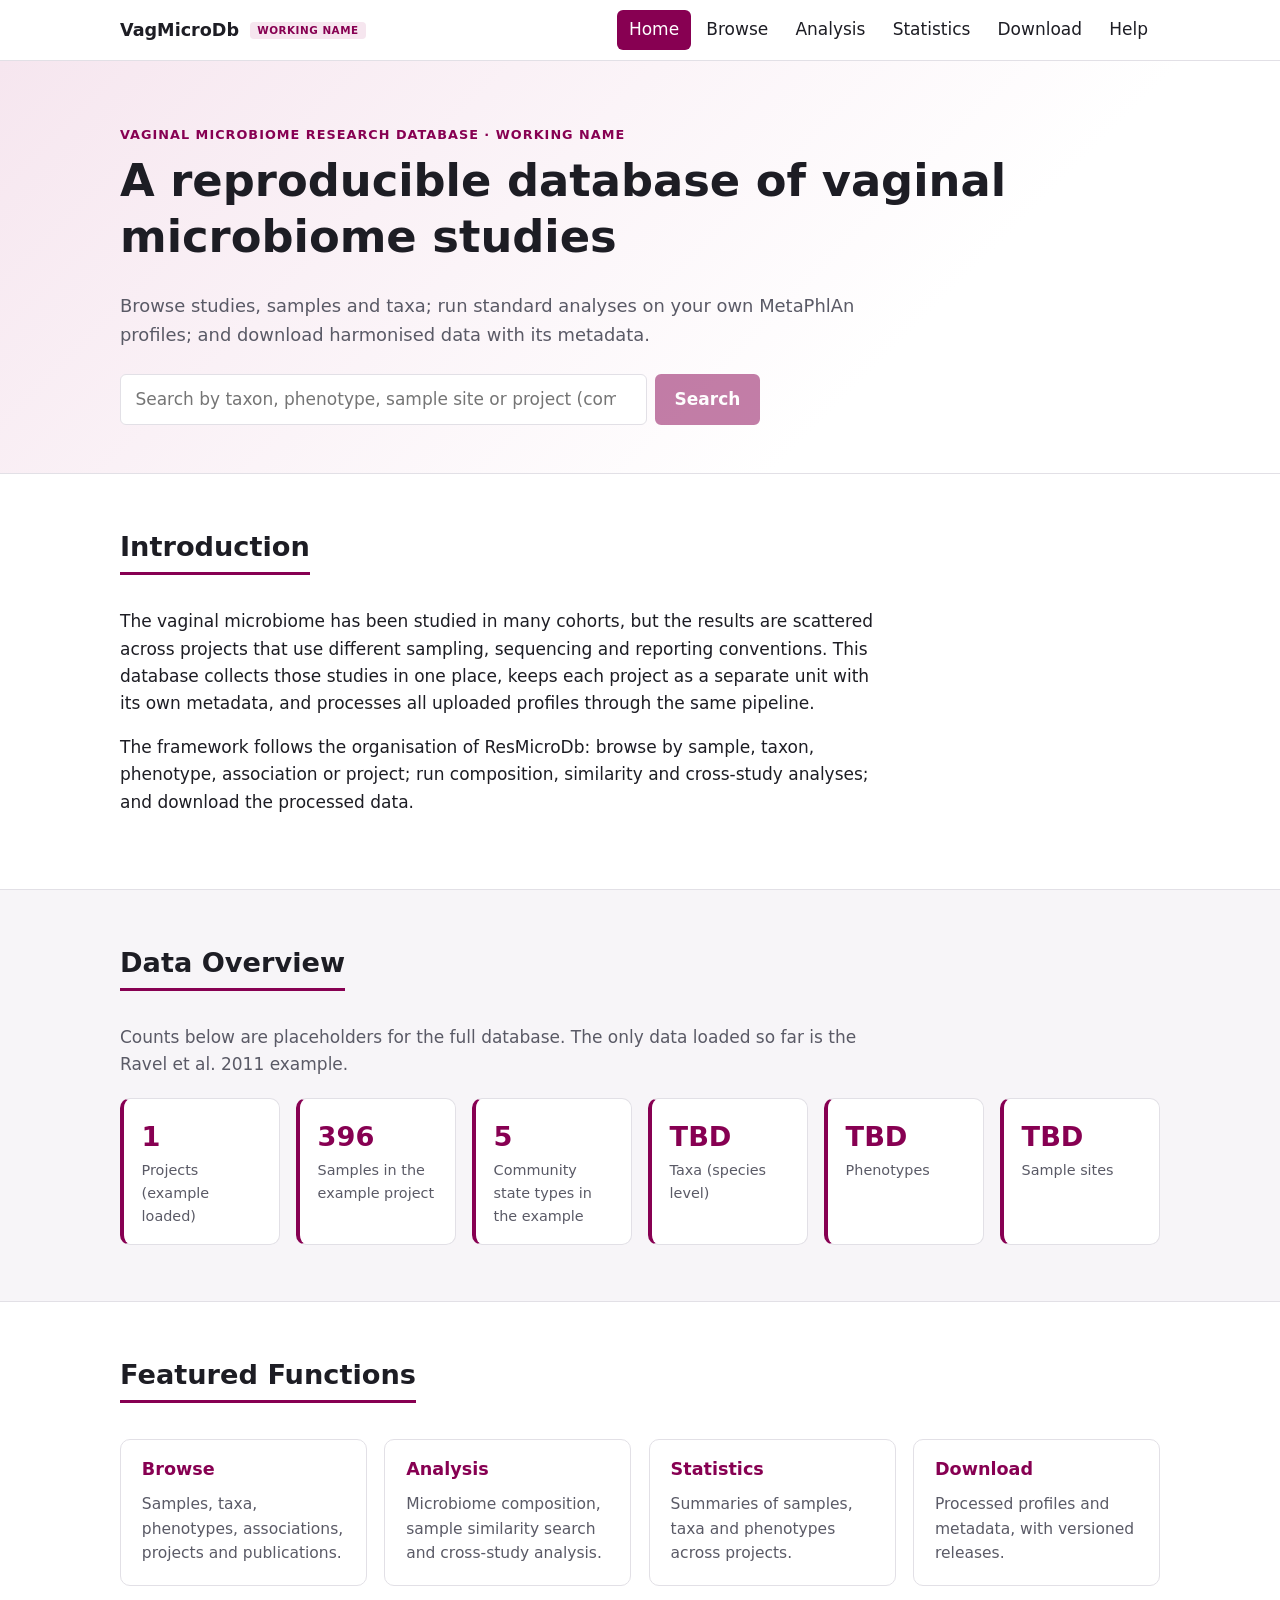
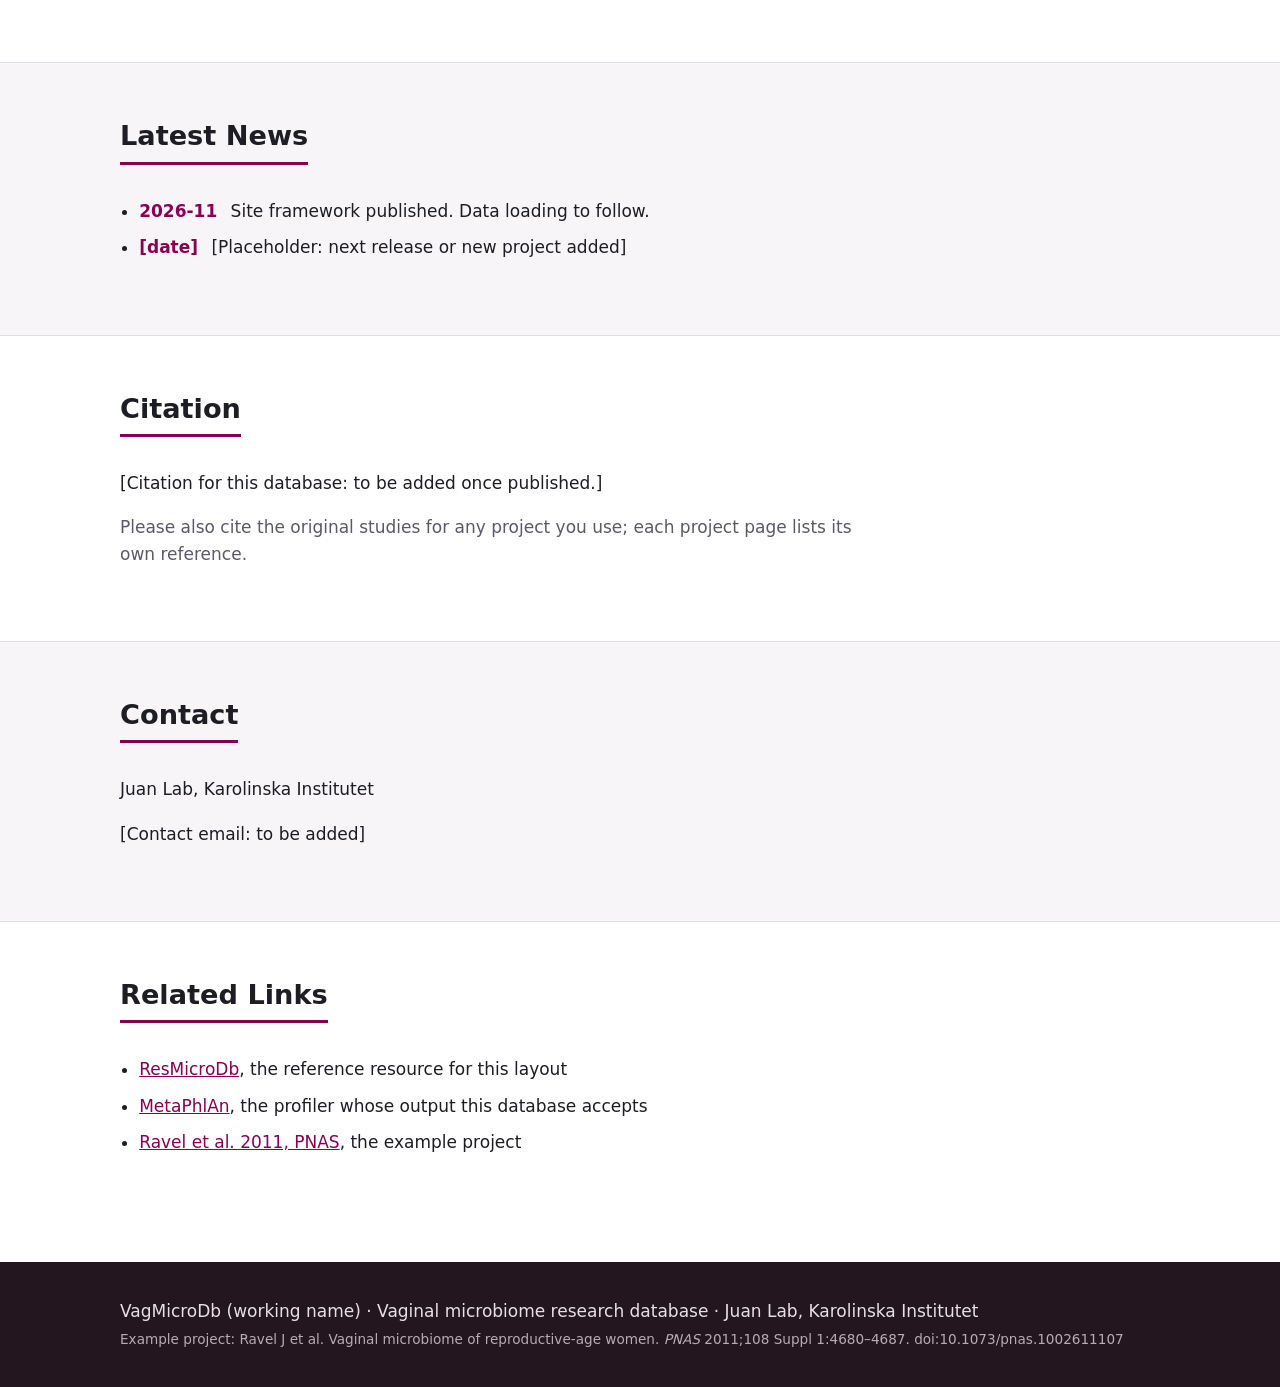
<file: index.html>
<!DOCTYPE html>
<html lang="en">
<head>
  <meta charset="utf-8">
  <meta name="viewport" content="width=device-width, initial-scale=1">
  <title>Home | VagMicroDb</title>
  <meta name="description" content="VagMicroDb: a database of vaginal microbiome research (working name).">
  <link rel="stylesheet" href="style.css">
</head>
<body>
<a class="skip" href="#main">Skip to content</a>
<header class="site-header">
  <div class="wrap header-inner">
    <a class="brand" href="index.html">VagMicroDb <span class="badge">working name</span></a>
    <nav aria-label="Main">
      <ul>
        <li><a href="index.html" aria-current="page">Home</a></li>
        <li><a href="browse.html" >Browse</a></li>
        <li><a href="analysis.html" >Analysis</a></li>
        <li><a href="statistics.html" >Statistics</a></li>
        <li><a href="download.html" >Download</a></li>
        <li><a href="help.html" >Help</a></li>
      </ul>
    </nav>
  </div>
</header>
<main id="main">
<section class="hero" id="top">
  <div class="wrap">
    <p class="eyebrow">Vaginal microbiome research database · Working name</p>
    <h1>A reproducible database of vaginal microbiome studies</h1>
    <p class="lead">Browse studies, samples and taxa; run standard analyses on your own MetaPhlAn profiles; and download harmonised data with its metadata.</p>
    <form class="search" role="search" onsubmit="return false;">
      <label class="visually-hidden" for="q">Search the database</label>
      <input id="q" type="search" placeholder="Search by taxon, phenotype, sample site or project (coming soon)" disabled>
      <button type="submit" class="button" disabled>Search</button>
    </form>
  </div>
</section>

<section id="introduction" class="section">
  <div class="wrap">
    <h2>Introduction</h2>
    <p>
      The vaginal microbiome has been studied in many cohorts, but the results are scattered across projects that use
      different sampling, sequencing and reporting conventions. This database collects those studies in one place, keeps
      each project as a separate unit with its own metadata, and processes all uploaded profiles through the same pipeline.
    </p>
    <p>
      The framework follows the organisation of ResMicroDb: browse by sample, taxon, phenotype, association or project;
      run composition, similarity and cross-study analyses; and download the processed data.
    </p>
  </div>
</section>

<section id="overview" class="section alt">
  <div class="wrap">
    <h2>Data Overview</h2>
    <p class="muted">Counts below are placeholders for the full database. The only data loaded so far is the Ravel et al. 2011 example.</p>
    <div class="stats">
      <div class="stat"><span class="stat-num">1</span><span class="stat-label">Projects (example loaded)</span></div>
      <div class="stat"><span class="stat-num">396</span><span class="stat-label">Samples in the example project</span></div>
      <div class="stat"><span class="stat-num">5</span><span class="stat-label">Community state types in the example</span></div>
      <div class="stat"><span class="stat-num">TBD</span><span class="stat-label">Taxa (species level)</span></div>
      <div class="stat"><span class="stat-num">TBD</span><span class="stat-label">Phenotypes</span></div>
      <div class="stat"><span class="stat-num">TBD</span><span class="stat-label">Sample sites</span></div>
    </div>
  </div>
</section>

<section id="featured" class="section">
  <div class="wrap">
    <h2>Featured Functions</h2>
    <div class="grid-4">
      <a class="card feature" href="browse.html">
        <h3>Browse</h3>
        <p>Samples, taxa, phenotypes, associations, projects and publications.</p>
      </a>
      <a class="card feature" href="analysis.html">
        <h3>Analysis</h3>
        <p>Microbiome composition, sample similarity search and cross-study analysis.</p>
      </a>
      <a class="card feature" href="statistics.html">
        <h3>Statistics</h3>
        <p>Summaries of samples, taxa and phenotypes across projects.</p>
      </a>
      <a class="card feature" href="download.html">
        <h3>Download</h3>
        <p>Processed profiles and metadata, with versioned releases.</p>
      </a>
    </div>
  </div>
</section>

<section id="news" class="section alt">
  <div class="wrap">
    <h2>Latest News</h2>
    <ul class="news">
      <li><time>2026-11</time> Site framework published. Data loading to follow.</li>
      <li><time>[date]</time> [Placeholder: next release or new project added]</li>
    </ul>
  </div>
</section>

<section id="citation" class="section">
  <div class="wrap">
    <h2>Citation</h2>
    <p>[Citation for this database: to be added once published.]</p>
    <p class="muted">Please also cite the original studies for any project you use; each project page lists its own reference.</p>
  </div>
</section>

<section id="contact" class="section alt">
  <div class="wrap">
    <h2>Contact</h2>
    <p>Juan Lab, Karolinska Institutet</p>
    <p>[Contact email: to be added]</p>
  </div>
</section>

<section id="links" class="section">
  <div class="wrap">
    <h2>Related Links</h2>
    <ul class="links">
      <li><a href="https://resmicrodb.cncb.ac.cn/">ResMicroDb</a>, the reference resource for this layout</li>
      <li><a href="https://github.com/biobakery/MetaPhlAn">MetaPhlAn</a>, the profiler whose output this database accepts</li>
      <li><a href="https://doi.org/10.1073/pnas.1002611107">Ravel et al. 2011, PNAS</a>, the example project</li>
    </ul>
  </div>
</section>
</main>
<footer class="site-footer">
  <div class="wrap">
    <p>VagMicroDb (working name) · Vaginal microbiome research database · Juan Lab, Karolinska Institutet</p>
    <p class="small">Example project: Ravel J et al. Vaginal microbiome of reproductive-age women. <cite>PNAS</cite> 2011;108 Suppl 1:4680–4687. doi:10.1073/pnas.1002611107</p>
  </div>
</footer>
<script src="upload.js"></script>
</body>
</html>
</file>
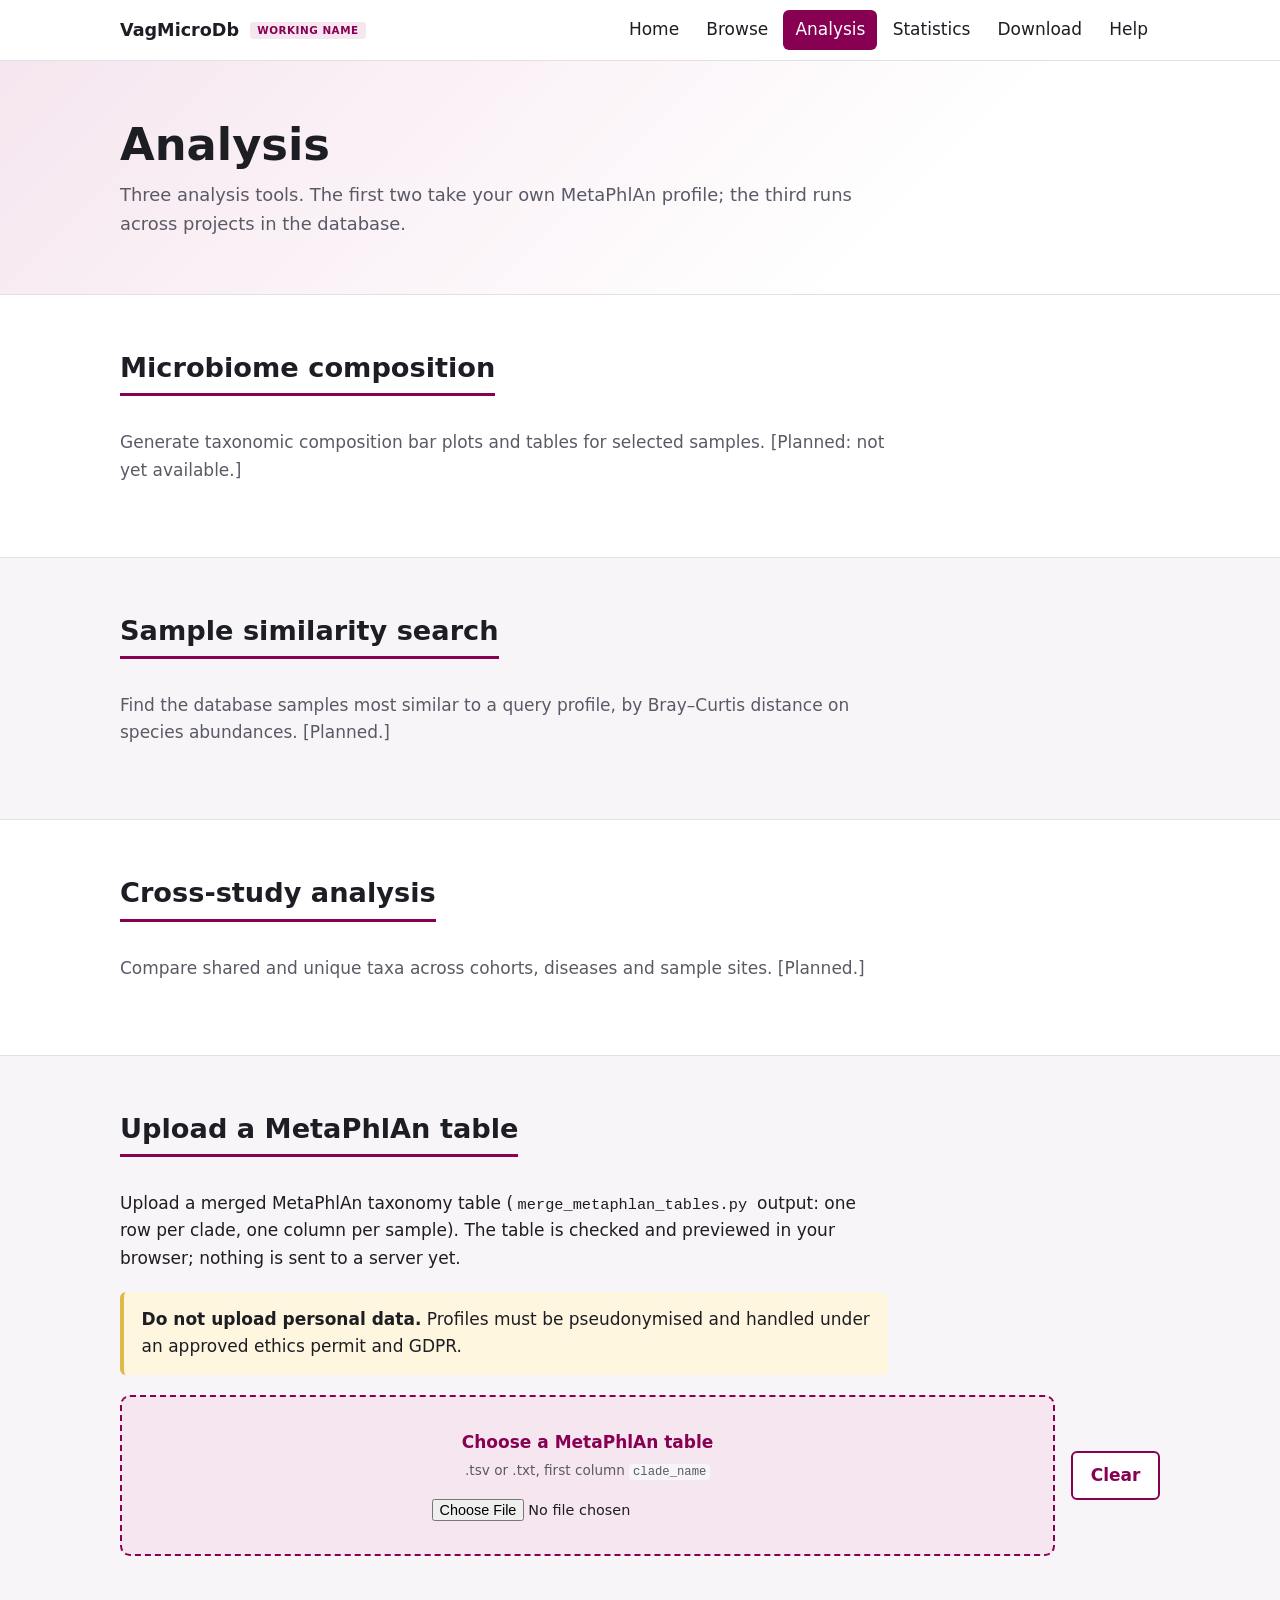
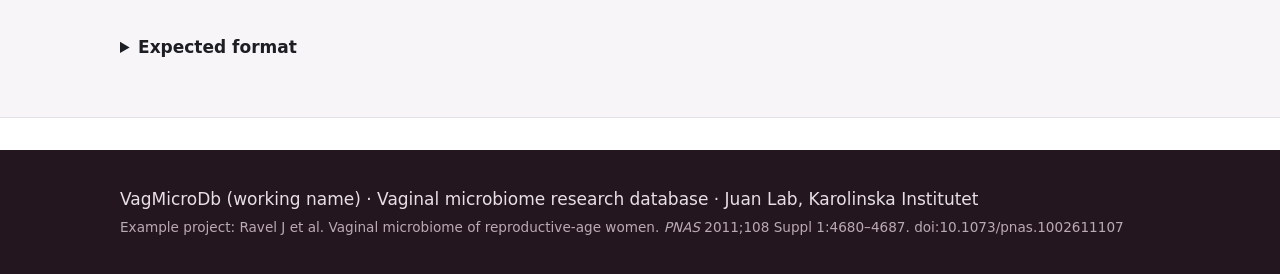
<file: analysis.html>
<!DOCTYPE html>
<html lang="en">
<head>
  <meta charset="utf-8">
  <meta name="viewport" content="width=device-width, initial-scale=1">
  <title>Analysis | VagMicroDb</title>
  <meta name="description" content="VagMicroDb: a database of vaginal microbiome research (working name).">
  <link rel="stylesheet" href="style.css">
</head>
<body>
<a class="skip" href="#main">Skip to content</a>
<header class="site-header">
  <div class="wrap header-inner">
    <a class="brand" href="index.html">VagMicroDb <span class="badge">working name</span></a>
    <nav aria-label="Main">
      <ul>
        <li><a href="index.html" >Home</a></li>
        <li><a href="browse.html" >Browse</a></li>
        <li><a href="analysis.html" aria-current="page">Analysis</a></li>
        <li><a href="statistics.html" >Statistics</a></li>
        <li><a href="download.html" >Download</a></li>
        <li><a href="help.html" >Help</a></li>
      </ul>
    </nav>
  </div>
</header>
<main id="main">
<section class="section page-head">
  <div class="wrap">
    <h1>Analysis</h1>
    <p class="lead">Three analysis tools. The first two take your own MetaPhlAn profile; the third runs across projects in the database.</p>
  </div>
</section>

<section id="composition" class="section"><div class="wrap">
  <h2>Microbiome composition</h2>
  <p class="muted">Generate taxonomic composition bar plots and tables for selected samples. [Planned: not yet available.]</p>
</div></section>

<section id="similarity" class="section alt"><div class="wrap">
  <h2>Sample similarity search</h2>
  <p class="muted">Find the database samples most similar to a query profile, by Bray–Curtis distance on species abundances. [Planned.]</p>
</div></section>

<section id="cross-study" class="section"><div class="wrap">
  <h2>Cross-study analysis</h2>
  <p class="muted">Compare shared and unique taxa across cohorts, diseases and sample sites. [Planned.]</p>
</div></section>

<section id="upload" class="section alt"><div class="wrap">
  <h2>Upload a MetaPhlAn table</h2>
  <p>Upload a merged MetaPhlAn taxonomy table (<code>merge_metaphlan_tables.py</code> output: one row per clade, one column per sample). The table is checked and previewed in your browser; nothing is sent to a server yet.</p>

  <div class="notice">
    <strong>Do not upload personal data.</strong> Profiles must be pseudonymised and handled under an approved ethics permit and GDPR.
  </div>

  <form class="upload-form" id="upload-form">
    <label class="dropzone" for="file-input">
      <span class="dropzone-title">Choose a MetaPhlAn table</span>
      <span class="dropzone-hint">.tsv or .txt, first column <code>clade_name</code></span>
      <input type="file" id="file-input" name="file" accept=".tsv,.txt,.csv,text/tab-separated-values,text/plain">
    </label>
    <button type="reset" class="button secondary" id="clear-btn">Clear</button>
  </form>

  <p id="file-info" class="file-info" aria-live="polite"></p>
  <div id="check" class="check" aria-live="polite"></div>
  <div id="preview" class="table-scroll"></div>

  <details class="format">
    <summary>Expected format</summary>
<pre>clade_name	S001	S002
k__Bacteria|p__Firmicutes|c__Bacilli|o__Lactobacillales|f__Lactobacillaceae|g__Lactobacillus|s__Lactobacillus_crispatus	45.2	1.3
k__Bacteria|p__Bacteroidota|c__Bacteroidia|o__Bacteroidales|f__Prevotellaceae|g__Prevotella|s__Prevotella_bivia	0.4	12.8</pre>
    <p class="muted">Rows at species level contain <code>|s__</code>. Rows with <code>|t__</code> (strain) are ignored in the species count.</p>
  </details>
</div></section>
</main>
<footer class="site-footer">
  <div class="wrap">
    <p>VagMicroDb (working name) · Vaginal microbiome research database · Juan Lab, Karolinska Institutet</p>
    <p class="small">Example project: Ravel J et al. Vaginal microbiome of reproductive-age women. <cite>PNAS</cite> 2011;108 Suppl 1:4680–4687. doi:10.1073/pnas.1002611107</p>
  </div>
</footer>
<script src="upload.js"></script>
</body>
</html>
</file>
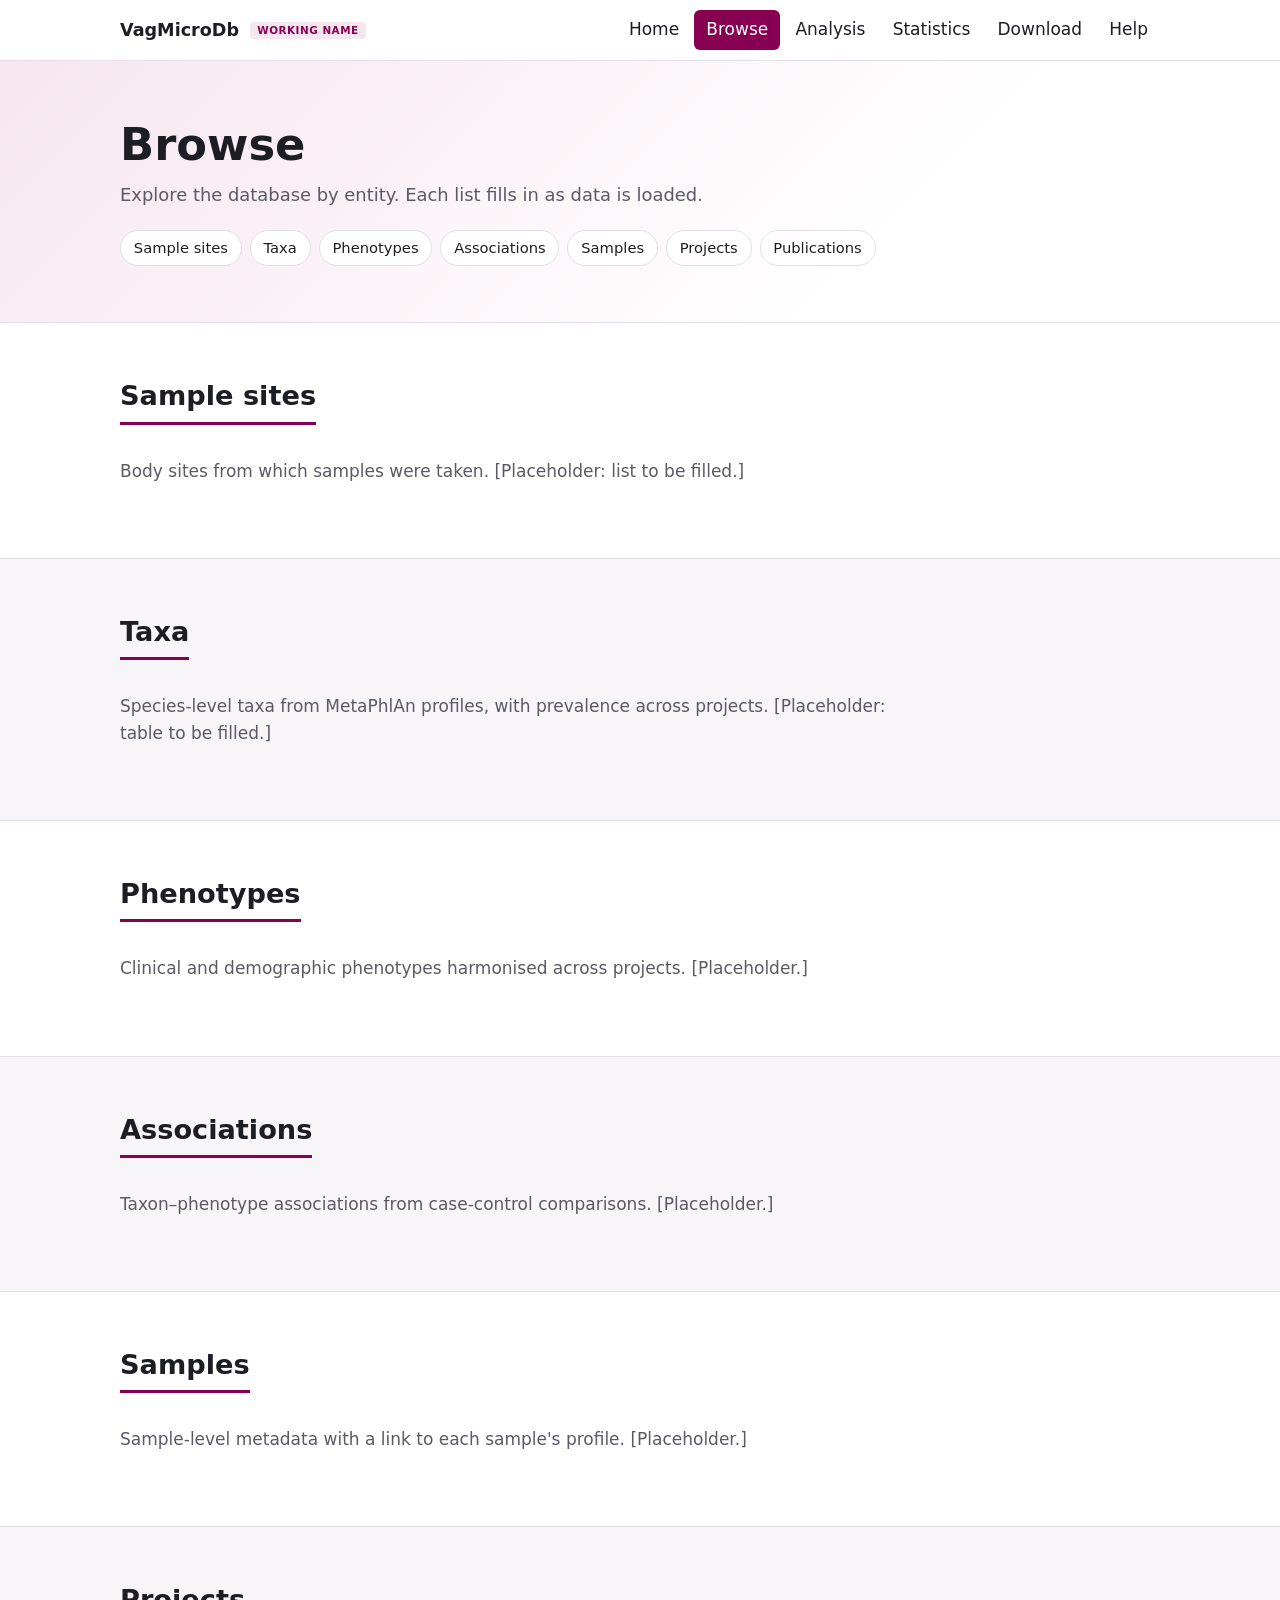
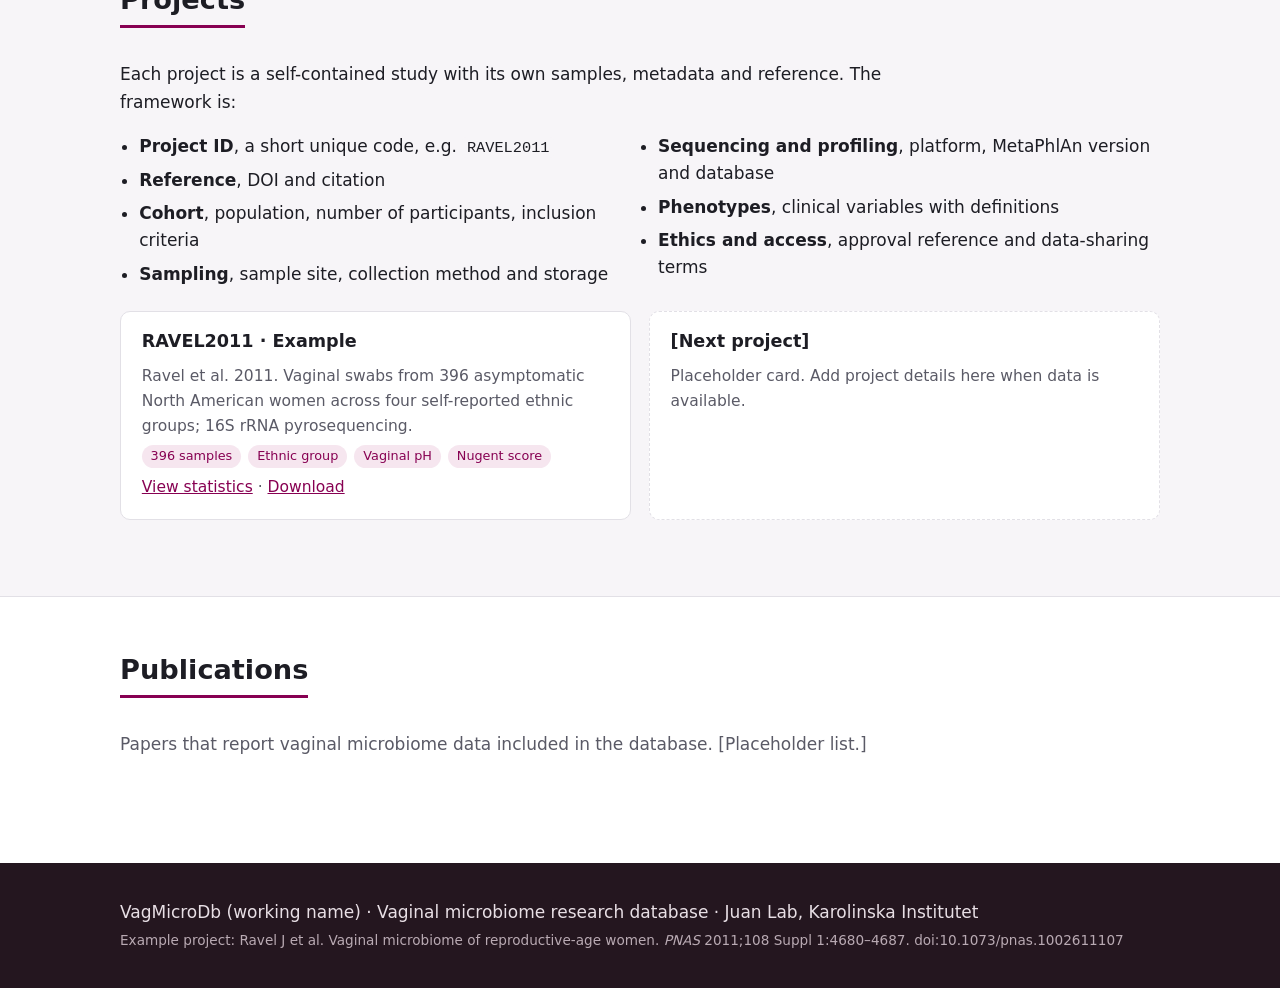
<file: browse.html>
<!DOCTYPE html>
<html lang="en">
<head>
  <meta charset="utf-8">
  <meta name="viewport" content="width=device-width, initial-scale=1">
  <title>Browse | VagMicroDb</title>
  <meta name="description" content="VagMicroDb: a database of vaginal microbiome research (working name).">
  <link rel="stylesheet" href="style.css">
</head>
<body>
<a class="skip" href="#main">Skip to content</a>
<header class="site-header">
  <div class="wrap header-inner">
    <a class="brand" href="index.html">VagMicroDb <span class="badge">working name</span></a>
    <nav aria-label="Main">
      <ul>
        <li><a href="index.html" >Home</a></li>
        <li><a href="browse.html" aria-current="page">Browse</a></li>
        <li><a href="analysis.html" >Analysis</a></li>
        <li><a href="statistics.html" >Statistics</a></li>
        <li><a href="download.html" >Download</a></li>
        <li><a href="help.html" >Help</a></li>
      </ul>
    </nav>
  </div>
</header>
<main id="main">
<section class="section page-head">
  <div class="wrap">
    <h1>Browse</h1>
    <p class="lead">Explore the database by entity. Each list fills in as data is loaded.</p>
    <nav class="subnav" aria-label="Browse sections">
      <a href="#sample-sites">Sample sites</a>
      <a href="#taxa">Taxa</a>
      <a href="#phenotypes">Phenotypes</a>
      <a href="#associations">Associations</a>
      <a href="#samples">Samples</a>
      <a href="#projects">Projects</a>
      <a href="#publications">Publications</a>
    </nav>
  </div>
</section>

<section id="sample-sites" class="section"><div class="wrap">
  <h2>Sample sites</h2>
  <p class="muted">Body sites from which samples were taken. [Placeholder: list to be filled.]</p>
</div></section>

<section id="taxa" class="section alt"><div class="wrap">
  <h2>Taxa</h2>
  <p class="muted">Species-level taxa from MetaPhlAn profiles, with prevalence across projects. [Placeholder: table to be filled.]</p>
</div></section>

<section id="phenotypes" class="section"><div class="wrap">
  <h2>Phenotypes</h2>
  <p class="muted">Clinical and demographic phenotypes harmonised across projects. [Placeholder.]</p>
</div></section>

<section id="associations" class="section alt"><div class="wrap">
  <h2>Associations</h2>
  <p class="muted">Taxon–phenotype associations from case-control comparisons. [Placeholder.]</p>
</div></section>

<section id="samples" class="section"><div class="wrap">
  <h2>Samples</h2>
  <p class="muted">Sample-level metadata with a link to each sample's profile. [Placeholder.]</p>
</div></section>

<section id="projects" class="section alt"><div class="wrap">
  <h2>Projects</h2>
  <p>Each project is a self-contained study with its own samples, metadata and reference. The framework is:</p>
  <ul class="framework">
    <li><strong>Project ID</strong>, a short unique code, e.g. <code>RAVEL2011</code></li>
    <li><strong>Reference</strong>, DOI and citation</li>
    <li><strong>Cohort</strong>, population, number of participants, inclusion criteria</li>
    <li><strong>Sampling</strong>, sample site, collection method and storage</li>
    <li><strong>Sequencing and profiling</strong>, platform, MetaPhlAn version and database</li>
    <li><strong>Phenotypes</strong>, clinical variables with definitions</li>
    <li><strong>Ethics and access</strong>, approval reference and data-sharing terms</li>
  </ul>
  <div class="grid-2">
    <article class="card project">
      <h3>RAVEL2011 · Example</h3>
      <p class="muted">Ravel et al. 2011. Vaginal swabs from 396 asymptomatic North American women across four self-reported ethnic groups; 16S rRNA pyrosequencing.</p>
      <p><span class="pill">396 samples</span> <span class="pill">Ethnic group</span> <span class="pill">Vaginal pH</span> <span class="pill">Nugent score</span></p>
      <p><a href="statistics.html">View statistics</a> · <a href="download.html">Download</a></p>
    </article>
    <article class="card project placeholder">
      <h3>[Next project]</h3>
      <p class="muted">Placeholder card. Add project details here when data is available.</p>
    </article>
  </div>
</div></section>

<section id="publications" class="section"><div class="wrap">
  <h2>Publications</h2>
  <p class="muted">Papers that report vaginal microbiome data included in the database. [Placeholder list.]</p>
</div></section>
</main>
<footer class="site-footer">
  <div class="wrap">
    <p>VagMicroDb (working name) · Vaginal microbiome research database · Juan Lab, Karolinska Institutet</p>
    <p class="small">Example project: Ravel J et al. Vaginal microbiome of reproductive-age women. <cite>PNAS</cite> 2011;108 Suppl 1:4680–4687. doi:10.1073/pnas.1002611107</p>
  </div>
</footer>
<script src="upload.js"></script>
</body>
</html>
</file>
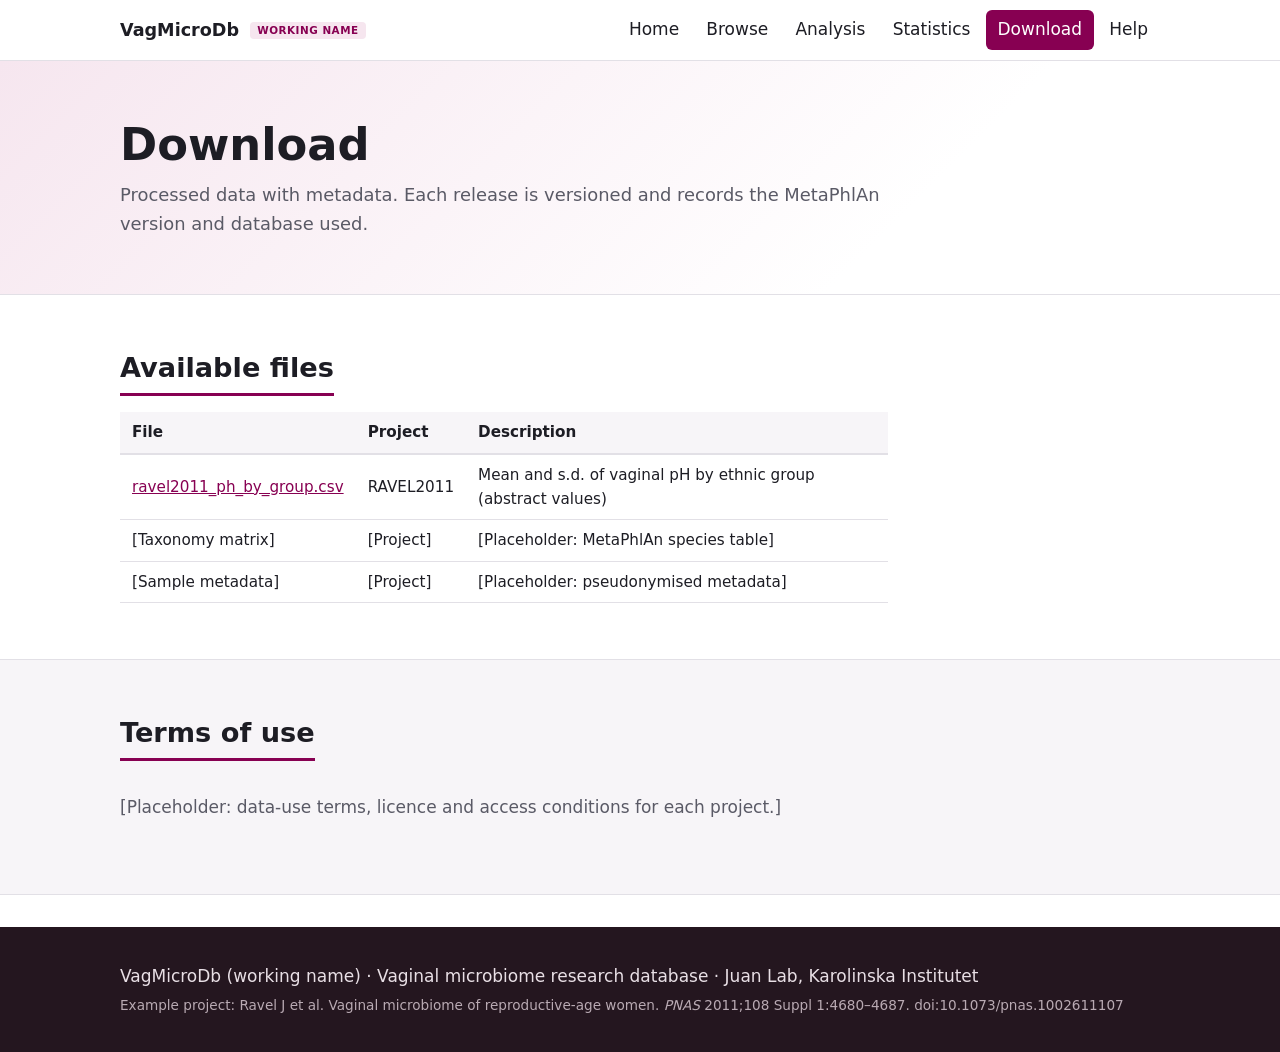
<file: download.html>
<!DOCTYPE html>
<html lang="en">
<head>
  <meta charset="utf-8">
  <meta name="viewport" content="width=device-width, initial-scale=1">
  <title>Download | VagMicroDb</title>
  <meta name="description" content="VagMicroDb: a database of vaginal microbiome research (working name).">
  <link rel="stylesheet" href="style.css">
</head>
<body>
<a class="skip" href="#main">Skip to content</a>
<header class="site-header">
  <div class="wrap header-inner">
    <a class="brand" href="index.html">VagMicroDb <span class="badge">working name</span></a>
    <nav aria-label="Main">
      <ul>
        <li><a href="index.html" >Home</a></li>
        <li><a href="browse.html" >Browse</a></li>
        <li><a href="analysis.html" >Analysis</a></li>
        <li><a href="statistics.html" >Statistics</a></li>
        <li><a href="download.html" aria-current="page">Download</a></li>
        <li><a href="help.html" >Help</a></li>
      </ul>
    </nav>
  </div>
</header>
<main id="main">
<section class="section page-head">
  <div class="wrap">
    <h1>Download</h1>
    <p class="lead">Processed data with metadata. Each release is versioned and records the MetaPhlAn version and database used.</p>
  </div>
</section>

<section id="files" class="section"><div class="wrap">
  <h2>Available files</h2>
  <table>
    <thead><tr><th scope="col">File</th><th scope="col">Project</th><th scope="col">Description</th></tr></thead>
    <tbody>
      <tr><td><a href="assets/data/ravel2011_ph_by_group.csv" download>ravel2011_ph_by_group.csv</a></td><td>RAVEL2011</td><td>Mean and s.d. of vaginal pH by ethnic group (abstract values)</td></tr>
      <tr><td>[Taxonomy matrix]</td><td>[Project]</td><td>[Placeholder: MetaPhlAn species table]</td></tr>
      <tr><td>[Sample metadata]</td><td>[Project]</td><td>[Placeholder: pseudonymised metadata]</td></tr>
    </tbody>
  </table>
</div></section>

<section id="terms" class="section alt"><div class="wrap">
  <h2>Terms of use</h2>
  <p class="muted">[Placeholder: data-use terms, licence and access conditions for each project.]</p>
</div></section>
</main>
<footer class="site-footer">
  <div class="wrap">
    <p>VagMicroDb (working name) · Vaginal microbiome research database · Juan Lab, Karolinska Institutet</p>
    <p class="small">Example project: Ravel J et al. Vaginal microbiome of reproductive-age women. <cite>PNAS</cite> 2011;108 Suppl 1:4680–4687. doi:10.1073/pnas.1002611107</p>
  </div>
</footer>
<script src="upload.js"></script>
</body>
</html>
</file>
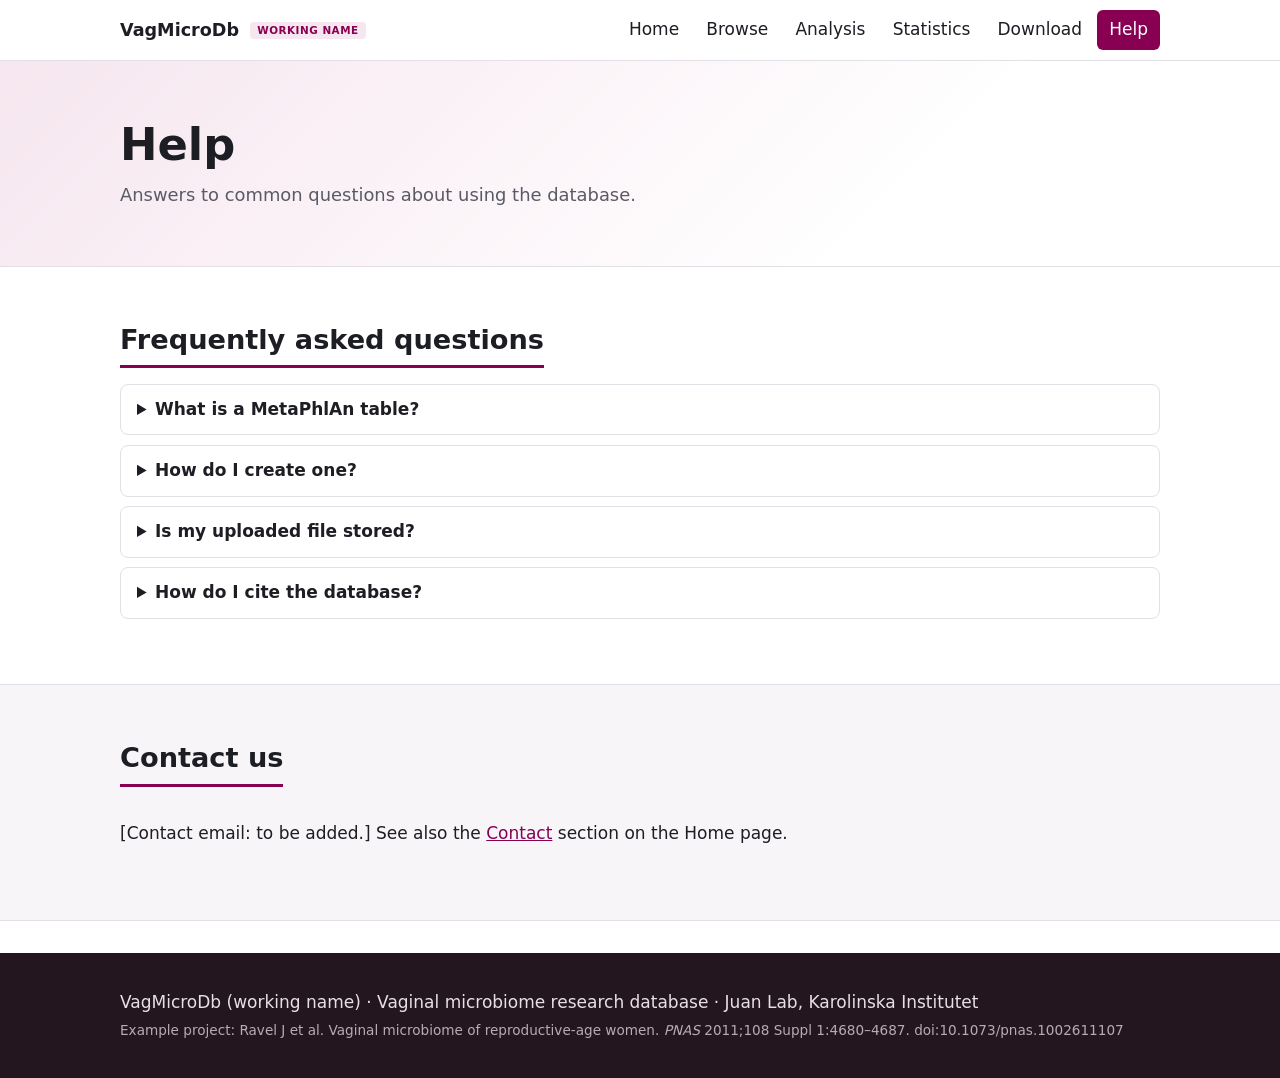
<file: help.html>
<!DOCTYPE html>
<html lang="en">
<head>
  <meta charset="utf-8">
  <meta name="viewport" content="width=device-width, initial-scale=1">
  <title>Help | VagMicroDb</title>
  <meta name="description" content="VagMicroDb: a database of vaginal microbiome research (working name).">
  <link rel="stylesheet" href="style.css">
</head>
<body>
<a class="skip" href="#main">Skip to content</a>
<header class="site-header">
  <div class="wrap header-inner">
    <a class="brand" href="index.html">VagMicroDb <span class="badge">working name</span></a>
    <nav aria-label="Main">
      <ul>
        <li><a href="index.html" >Home</a></li>
        <li><a href="browse.html" >Browse</a></li>
        <li><a href="analysis.html" >Analysis</a></li>
        <li><a href="statistics.html" >Statistics</a></li>
        <li><a href="download.html" >Download</a></li>
        <li><a href="help.html" aria-current="page">Help</a></li>
      </ul>
    </nav>
  </div>
</header>
<main id="main">
<section class="section page-head">
  <div class="wrap">
    <h1>Help</h1>
    <p class="lead">Answers to common questions about using the database.</p>
  </div>
</section>

<section id="faq" class="section"><div class="wrap">
  <h2>Frequently asked questions</h2>
  <details class="faq"><summary>What is a MetaPhlAn table?</summary>
    <p>The merged output of MetaPhlAn, the taxonomic profiler, with one row per clade and one column per sample. Abundances are relative (percent).</p></details>
  <details class="faq"><summary>How do I create one?</summary>
    <p>Run MetaPhlAn on each sample, then combine them with <code>merge_metaphlan_tables.py</code>. See the <a href="https://github.com/biobakery/MetaPhlAn">MetaPhlAn documentation</a>.</p></details>
  <details class="faq"><summary>Is my uploaded file stored?</summary>
    <p>[Placeholder: state the storage policy once server-side upload is in place. At present the file is checked in your browser only.]</p></details>
  <details class="faq"><summary>How do I cite the database?</summary>
    <p>See the <a href="index.html#citation">Citation</a> section on the Home page.</p></details>
</div></section>

<section id="contact-help" class="section alt"><div class="wrap">
  <h2>Contact us</h2>
  <p>[Contact email: to be added.] See also the <a href="index.html#contact">Contact</a> section on the Home page.</p>
</div></section>
</main>
<footer class="site-footer">
  <div class="wrap">
    <p>VagMicroDb (working name) · Vaginal microbiome research database · Juan Lab, Karolinska Institutet</p>
    <p class="small">Example project: Ravel J et al. Vaginal microbiome of reproductive-age women. <cite>PNAS</cite> 2011;108 Suppl 1:4680–4687. doi:10.1073/pnas.1002611107</p>
  </div>
</footer>
<script src="upload.js"></script>
</body>
</html>
</file>
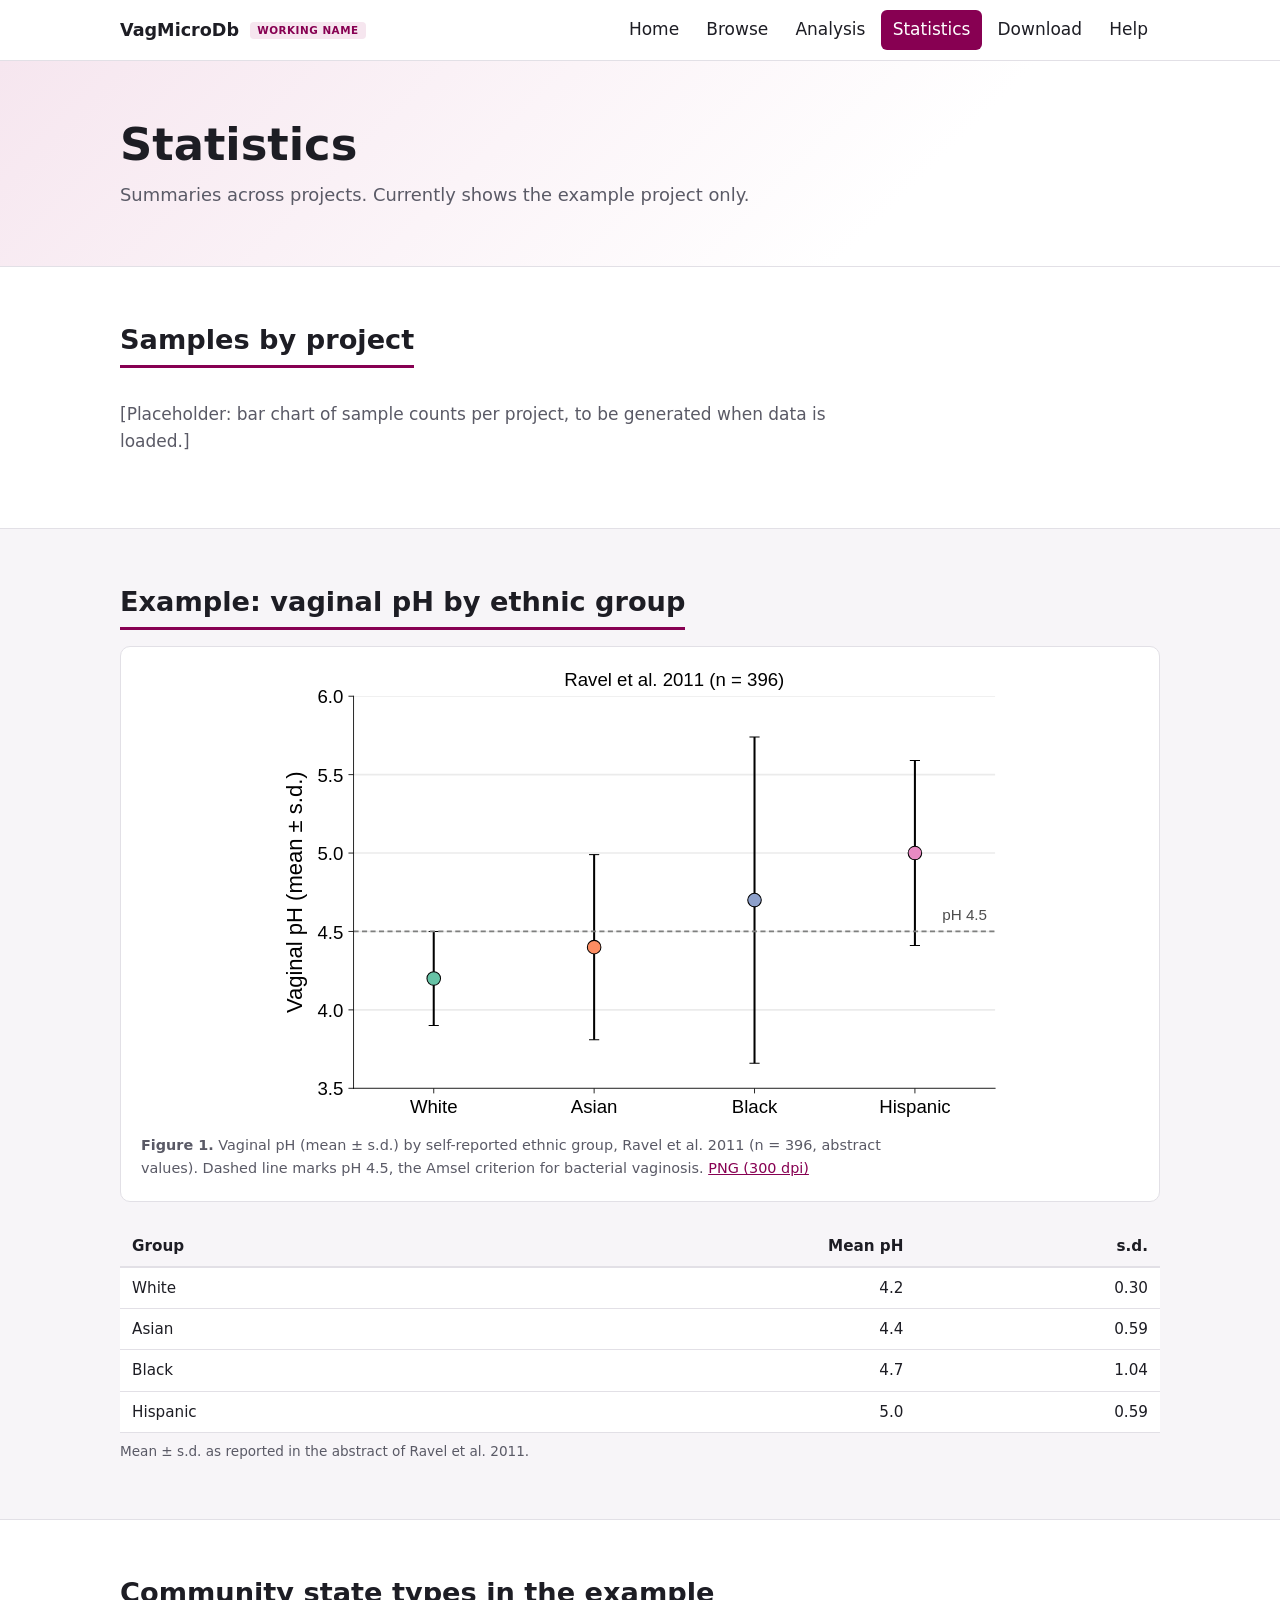
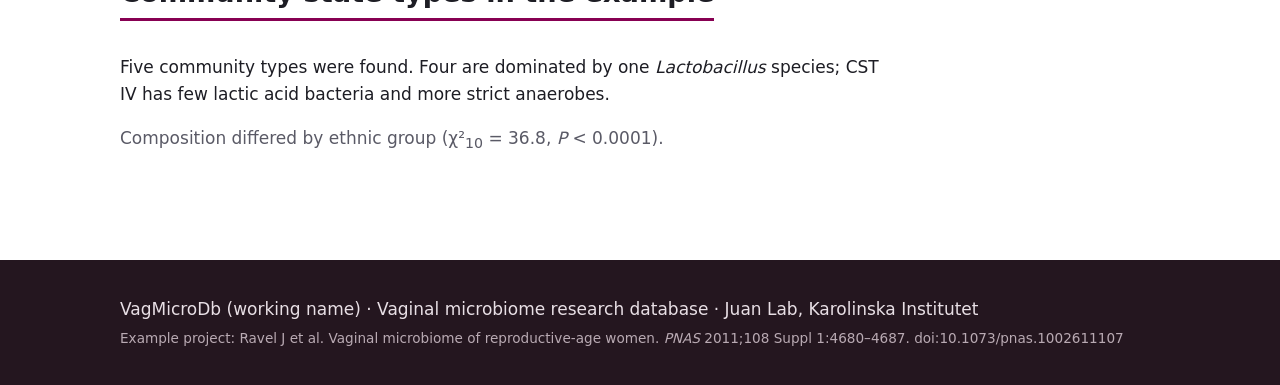
<file: statistics.html>
<!DOCTYPE html>
<html lang="en">
<head>
  <meta charset="utf-8">
  <meta name="viewport" content="width=device-width, initial-scale=1">
  <title>Statistics | VagMicroDb</title>
  <meta name="description" content="VagMicroDb: a database of vaginal microbiome research (working name).">
  <link rel="stylesheet" href="style.css">
</head>
<body>
<a class="skip" href="#main">Skip to content</a>
<header class="site-header">
  <div class="wrap header-inner">
    <a class="brand" href="index.html">VagMicroDb <span class="badge">working name</span></a>
    <nav aria-label="Main">
      <ul>
        <li><a href="index.html" >Home</a></li>
        <li><a href="browse.html" >Browse</a></li>
        <li><a href="analysis.html" >Analysis</a></li>
        <li><a href="statistics.html" aria-current="page">Statistics</a></li>
        <li><a href="download.html" >Download</a></li>
        <li><a href="help.html" >Help</a></li>
      </ul>
    </nav>
  </div>
</header>
<main id="main">
<section class="section page-head">
  <div class="wrap">
    <h1>Statistics</h1>
    <p class="lead">Summaries across projects. Currently shows the example project only.</p>
  </div>
</section>

<section id="by-project" class="section"><div class="wrap">
  <h2>Samples by project</h2>
  <p class="muted">[Placeholder: bar chart of sample counts per project, to be generated when data is loaded.]</p>
</div></section>

<section id="ph-example" class="section alt"><div class="wrap">
  <h2>Example: vaginal pH by ethnic group</h2>
  <figure class="figure">
    <img src="assets/img/ph_by_group.svg" alt="Dot plot of mean vaginal pH with standard deviation for four groups: White 4.2, Asian 4.4, Black 4.7, Hispanic 5.0, with a dashed reference line at pH 4.5." width="900" height="560">
    <figcaption>
      <strong>Figure 1.</strong> Vaginal pH (mean ± s.d.) by self-reported ethnic group, Ravel et al. 2011 (n = 396, abstract values).
      Dashed line marks pH 4.5, the Amsel criterion for bacterial vaginosis.
      <a href="assets/img/ph_by_group.png">PNG (300 dpi)</a>
    </figcaption>
  </figure>
  <div class="table-scroll">
    <table>
      <caption>Mean ± s.d. as reported in the abstract of Ravel et al. 2011.</caption>
      <thead><tr><th scope="col">Group</th><th scope="col" class="num">Mean pH</th><th scope="col" class="num">s.d.</th></tr></thead>
      <tbody>
        <tr><td>White</td><td class="num">4.2</td><td class="num">0.30</td></tr>
        <tr><td>Asian</td><td class="num">4.4</td><td class="num">0.59</td></tr>
        <tr><td>Black</td><td class="num">4.7</td><td class="num">1.04</td></tr>
        <tr><td>Hispanic</td><td class="num">5.0</td><td class="num">0.59</td></tr>
      </tbody>
    </table>
  </div>
</div></section>

<section id="cst" class="section"><div class="wrap">
  <h2>Community state types in the example</h2>
  <p>Five community types were found. Four are dominated by one <em>Lactobacillus</em> species; CST IV has few lactic acid bacteria and more strict anaerobes.</p>
  <p class="muted">Composition differed by ethnic group (χ²<sub>10</sub> = 36.8, <i>P</i> &lt; 0.0001).</p>
</div></section>
</main>
<footer class="site-footer">
  <div class="wrap">
    <p>VagMicroDb (working name) · Vaginal microbiome research database · Juan Lab, Karolinska Institutet</p>
    <p class="small">Example project: Ravel J et al. Vaginal microbiome of reproductive-age women. <cite>PNAS</cite> 2011;108 Suppl 1:4680–4687. doi:10.1073/pnas.1002611107</p>
  </div>
</footer>
<script src="upload.js"></script>
</body>
</html>
</file>
<file: style.css>
/* VagMicroDb: plain CSS, no framework, no build step */

:root {
  --ink: #1d1d24;
  --muted: #5a5a66;
  --line: #e2e0e6;
  --bg: #ffffff;
  --bg-alt: #f7f5f8;
  --accent: #870052;
  --accent-soft: #f6e6ef;
  --warn-bg: #fff6e0;
  --warn-line: #e0b84a;
  --radius: 10px;
  --wrap: 1080px;
  --font: system-ui, -apple-system, "Segoe UI", Roboto, "Helvetica Neue", Arial, sans-serif;
  --mono: ui-monospace, SFMono-Regular, Menlo, Consolas, monospace;
}

*, *::before, *::after { box-sizing: border-box; }
html { scroll-behavior: smooth; scroll-padding-top: 4.5rem; }
body { margin: 0; font-family: var(--font); font-size: 17px; line-height: 1.6; color: var(--ink); background: var(--bg); }
.wrap { max-width: var(--wrap); margin: 0 auto; padding: 0 1.25rem; }
a { color: var(--accent); }
a:hover { text-decoration-thickness: 2px; }
code { font-family: var(--mono); font-size: 0.9em; background: var(--bg-alt); padding: 0.1em 0.3em; border-radius: 4px; }
h1, h2, h3 { line-height: 1.25; margin: 0 0 0.6em; }
h1 { font-size: clamp(2rem, 5vw, 2.8rem); }
h2 { font-size: 1.7rem; padding-bottom: 0.3em; border-bottom: 3px solid var(--accent); display: inline-block; margin-bottom: 1rem; }
h3 { font-size: 1.1rem; margin-top: 0; }
.muted { color: var(--muted); }
.lead { font-size: 1.12rem; color: var(--muted); max-width: 46rem; margin: 0; }
.visually-hidden { position: absolute; width: 1px; height: 1px; overflow: hidden; clip: rect(0 0 0 0); white-space: nowrap; }
.skip { position: absolute; left: -999px; }
.skip:focus { left: 1rem; top: 1rem; background: #fff; padding: 0.5rem 1rem; z-index: 100; }

/* Header and navigation */
.site-header { position: sticky; top: 0; z-index: 10; background: rgba(255,255,255,0.96); border-bottom: 1px solid var(--line); backdrop-filter: blur(6px); }
.header-inner { display: flex; align-items: center; justify-content: space-between; gap: 1rem; min-height: 3.75rem; flex-wrap: wrap; padding-top: 0.4rem; padding-bottom: 0.4rem; }
.brand { font-weight: 700; color: var(--ink); text-decoration: none; font-size: 1.1rem; }
.badge { font-size: 0.65rem; font-weight: 600; text-transform: uppercase; letter-spacing: 0.05em; color: var(--accent); background: var(--accent-soft); padding: 0.15rem 0.45rem; border-radius: 4px; vertical-align: middle; margin-left: 0.3rem; }
nav ul { list-style: none; display: flex; gap: 0.2rem; margin: 0; padding: 0; flex-wrap: wrap; }
nav a { display: block; padding: 0.4rem 0.75rem; border-radius: 6px; color: var(--ink); text-decoration: none; font-weight: 500; }
nav a:hover, nav a:focus { background: var(--accent-soft); color: var(--accent); }
nav a[aria-current="page"] { background: var(--accent); color: #fff; }

/* Hero and search */
.hero { padding: 4rem 0 3rem; background: linear-gradient(135deg, var(--accent-soft) 0%, #fff 70%); border-bottom: 1px solid var(--line); }
.eyebrow { text-transform: uppercase; letter-spacing: 0.08em; font-size: 0.8rem; color: var(--accent); font-weight: 600; margin: 0 0 0.5rem; }
.hero .lead { margin-bottom: 1.5rem; }
.search { display: flex; gap: 0.5rem; max-width: 40rem; flex-wrap: wrap; }
.search input { flex: 1 1 260px; padding: 0.7rem 0.9rem; font: inherit; border: 1px solid var(--line); border-radius: 6px; background: #fff; }

/* Page heading (inner pages) */
.page-head { padding: 3rem 0 1.5rem; background: linear-gradient(135deg, var(--accent-soft) 0%, #fff 70%); border-bottom: 1px solid var(--line); }
.page-head h1 { margin-bottom: 0.5rem; }
.subnav { display: flex; flex-wrap: wrap; gap: 0.5rem; margin-top: 1.25rem; }
.subnav a { padding: 0.35rem 0.8rem; border: 1px solid var(--line); border-radius: 999px; background: #fff; text-decoration: none; font-size: 0.92rem; }
.subnav a:hover { border-color: var(--accent); }

/* Sections */
.section { padding: 3.5rem 0; }
.section.alt { background: var(--bg-alt); border-top: 1px solid var(--line); border-bottom: 1px solid var(--line); }
.section > .wrap > p { max-width: 48rem; }

/* Grids and cards */
.grid-2, .grid-3, .grid-4 { display: grid; gap: 1.1rem; margin: 1.25rem 0; }
.grid-2 { grid-template-columns: repeat(auto-fit, minmax(300px, 1fr)); }
.grid-3 { grid-template-columns: repeat(auto-fit, minmax(240px, 1fr)); }
.grid-4 { grid-template-columns: repeat(auto-fit, minmax(210px, 1fr)); }
.card { background: #fff; border: 1px solid var(--line); border-radius: var(--radius); padding: 1.2rem 1.3rem; }
a.card { display: block; text-decoration: none; color: var(--ink); transition: border-color 0.15s, transform 0.15s; }
a.card:hover { border-color: var(--accent); transform: translateY(-2px); }
.feature h3 { color: var(--accent); }
.feature p, .card p { margin: 0.3rem 0 0; color: var(--muted); font-size: 0.97rem; }
.card.placeholder { border-style: dashed; }
.pill { display: inline-block; font-size: 0.8rem; background: var(--accent-soft); color: var(--accent); padding: 0.1rem 0.55rem; border-radius: 999px; margin: 0.1rem 0.15rem 0.1rem 0; }
.framework { columns: 2 280px; padding-left: 1.2rem; }
.framework li { margin-bottom: 0.4rem; }

/* Stats */
.stats { display: grid; grid-template-columns: repeat(auto-fit, minmax(160px, 1fr)); gap: 1rem; margin-top: 1.25rem; }
.stat { background: #fff; border: 1px solid var(--line); border-left: 4px solid var(--accent); border-radius: var(--radius); padding: 1rem 1.1rem; display: flex; flex-direction: column; }
.stat-num { font-size: 1.7rem; font-weight: 700; color: var(--accent); }
.stat-label { font-size: 0.9rem; color: var(--muted); }

/* News, links */
.news, .links { padding-left: 1.2rem; }
.news li, .links li { margin-bottom: 0.6rem; }
.news time { font-weight: 600; color: var(--accent); margin-right: 0.5rem; }

/* FAQ */
.faq { border: 1px solid var(--line); border-radius: 8px; padding: 0.7rem 1rem; margin-bottom: 0.6rem; background: #fff; }
.faq summary { cursor: pointer; font-weight: 600; }
.faq p { color: var(--muted); }

/* Tables */
.table-scroll { overflow-x: auto; }
table { border-collapse: collapse; width: 100%; font-size: 0.95rem; background: #fff; }
caption { caption-side: bottom; text-align: left; color: var(--muted); font-size: 0.85rem; padding-top: 0.5rem; }
th, td { padding: 0.5rem 0.75rem; text-align: left; border-bottom: 1px solid var(--line); }
thead th { background: var(--bg-alt); font-weight: 600; border-bottom: 2px solid var(--line); white-space: nowrap; }
.num { text-align: right; font-variant-numeric: tabular-nums; }
.section > .wrap > table { max-width: 48rem; }

/* Figure */
.figure { margin: 0 0 1.5rem; background: #fff; border: 1px solid var(--line); border-radius: var(--radius); padding: 1.25rem; }
.figure img { display: block; width: 100%; max-width: 720px; height: auto; margin: 0 auto; }
.figure figcaption { font-size: 0.9rem; color: var(--muted); margin-top: 0.75rem; max-width: 48rem; }

/* Buttons */
.button { display: inline-block; padding: 0.55rem 1.1rem; border-radius: 6px; background: var(--accent); color: #fff; text-decoration: none; font: inherit; font-weight: 600; border: 2px solid var(--accent); cursor: pointer; }
.button:hover { filter: brightness(1.1); }
.button:disabled { opacity: 0.5; cursor: not-allowed; }
.button.secondary { background: #fff; color: var(--accent); }

/* Notices and upload */
.notice { background: var(--warn-bg); border-left: 4px solid var(--warn-line); padding: 0.9rem 1.1rem; border-radius: 6px; margin: 1.25rem 0; max-width: 48rem; }
.upload-form { display: flex; gap: 1rem; align-items: center; flex-wrap: wrap; margin: 1.25rem 0 0.5rem; }
.dropzone { flex: 1 1 320px; display: flex; flex-direction: column; align-items: center; gap: 0.25rem; padding: 2rem 1rem; text-align: center; cursor: pointer; border: 2px dashed var(--accent); border-radius: var(--radius); background: var(--accent-soft); }
.dropzone:hover, .dropzone:focus-within, .dropzone.dragover { background: #efd3e3; }
.dropzone-title { font-weight: 700; color: var(--accent); }
.dropzone-hint { font-size: 0.85rem; color: var(--muted); }
.dropzone input { margin-top: 0.75rem; font: inherit; font-size: 0.9rem; }
.file-info { color: var(--muted); font-size: 0.95rem; min-height: 1.5em; }
.file-info.error { color: #b00020; }
.check { margin: 0.5rem 0 1rem; font-size: 0.95rem; }
.check .ok { color: #1b6b3a; font-weight: 600; }
.check .warn { color: #8a5a00; }
.check ul { margin: 0.3rem 0 0; padding-left: 1.2rem; }
#preview table { font-size: 0.85rem; }
.format { margin-top: 1.5rem; }
.format summary { cursor: pointer; font-weight: 600; }
pre { background: var(--bg-alt); border: 1px solid var(--line); border-radius: 6px; padding: 0.9rem 1rem; overflow-x: auto; font-family: var(--mono); font-size: 0.82rem; }

/* Footer */
.site-footer { background: #24161f; color: #e8dfe5; padding: 2rem 0; margin-top: 2rem; }
.site-footer p { margin: 0.25rem 0; }
.site-footer .small { font-size: 0.85rem; color: #b9aab3; }

@media (max-width: 640px) {
  body { font-size: 16px; }
  nav a { padding: 0.35rem 0.5rem; font-size: 0.95rem; }
  .section { padding: 2.5rem 0; }
  .framework { columns: 1; }
}
</file>
